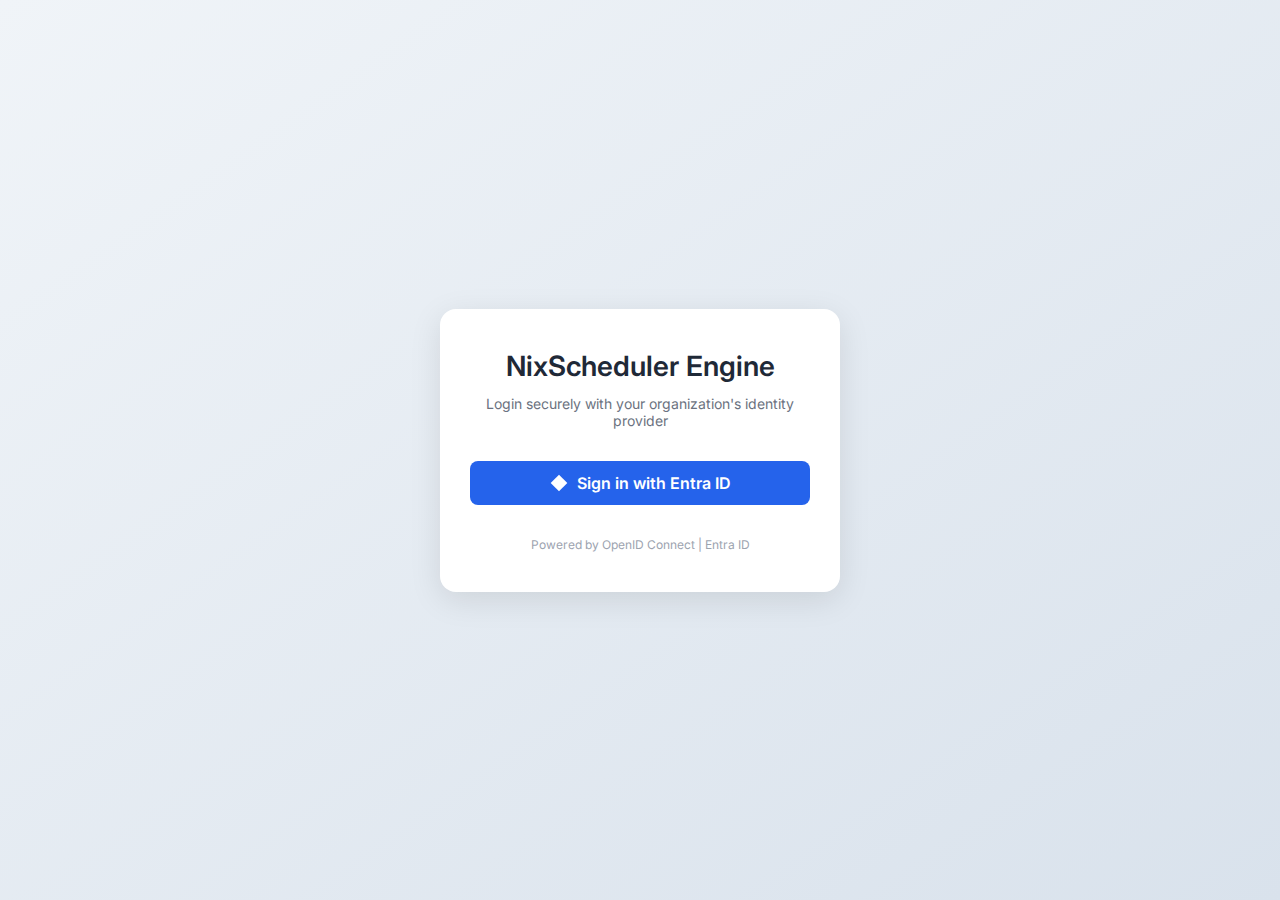
<file: statics/login.html>
<!DOCTYPE html>
<html lang="en">
<head>
    <meta charset="UTF-8" />
    <meta name="viewport" content="width=device-width, initial-scale=1.0"/>
    <title>Login | YourApp</title>
    <link href="https://fonts.googleapis.com/css2?family=Inter:wght@400;600&display=swap" rel="stylesheet">
    <style>
        * {
            box-sizing: border-box;
            font-family: 'Inter', sans-serif;
        }

        body {
            background: linear-gradient(145deg, #f0f4f8, #d9e2ec);
            margin: 0;
            display: flex;
            align-items: center;
            justify-content: center;
            height: 100vh;
        }

        .login-container {
            background-color: white;
            padding: 40px 30px;
            border-radius: 16px;
            box-shadow: 0 8px 32px rgba(0, 0, 0, 0.1);
            text-align: center;
            width: 100%;
            max-width: 400px;
        }

        .logo {
            font-size: 28px;
            font-weight: 600;
            color: #1f2937;
            margin-bottom: 12px;
        }

        .subtitle {
            color: #6b7280;
            font-size: 14px;
            margin-bottom: 32px;
        }

        .login-btn {
            display: flex;
            align-items: center;
            justify-content: center;
            background-color: #2563eb;
            color: white;
            padding: 12px;
            font-size: 16px;
            font-weight: 600;
            border: none;
            border-radius: 8px;
            cursor: pointer;
            width: 100%;
            transition: background 0.2s ease;
        }

        .login-btn:hover {
            background-color: #1d4ed8;
        }

        .login-btn svg {
            margin-right: 8px;
        }

        .footer {
            margin-top: 32px;
            font-size: 12px;
            color: #9ca3af;
        }
    </style>
</head>
<body>
<div class="login-container">
    <div class="logo">NixScheduler Engine</div>
    <div class="subtitle">Login securely with your organization's identity provider</div>

    <form method="get" action="/auth/login">
        <button class="login-btn" type="submit">
            <!-- Entra ID Icon -->
            <svg xmlns="http://www.w3.org/2000/svg" height="20" width="20" fill="white" viewBox="0 0 24 24">
                <path d="M2 12L12 2L22 12L12 22L2 12Z"/>
            </svg>
            Sign in with Entra ID
        </button>
    </form>

    <div class="footer">Powered by OpenID Connect | Entra ID</div>
</div>
</body>
</html>
</file>
